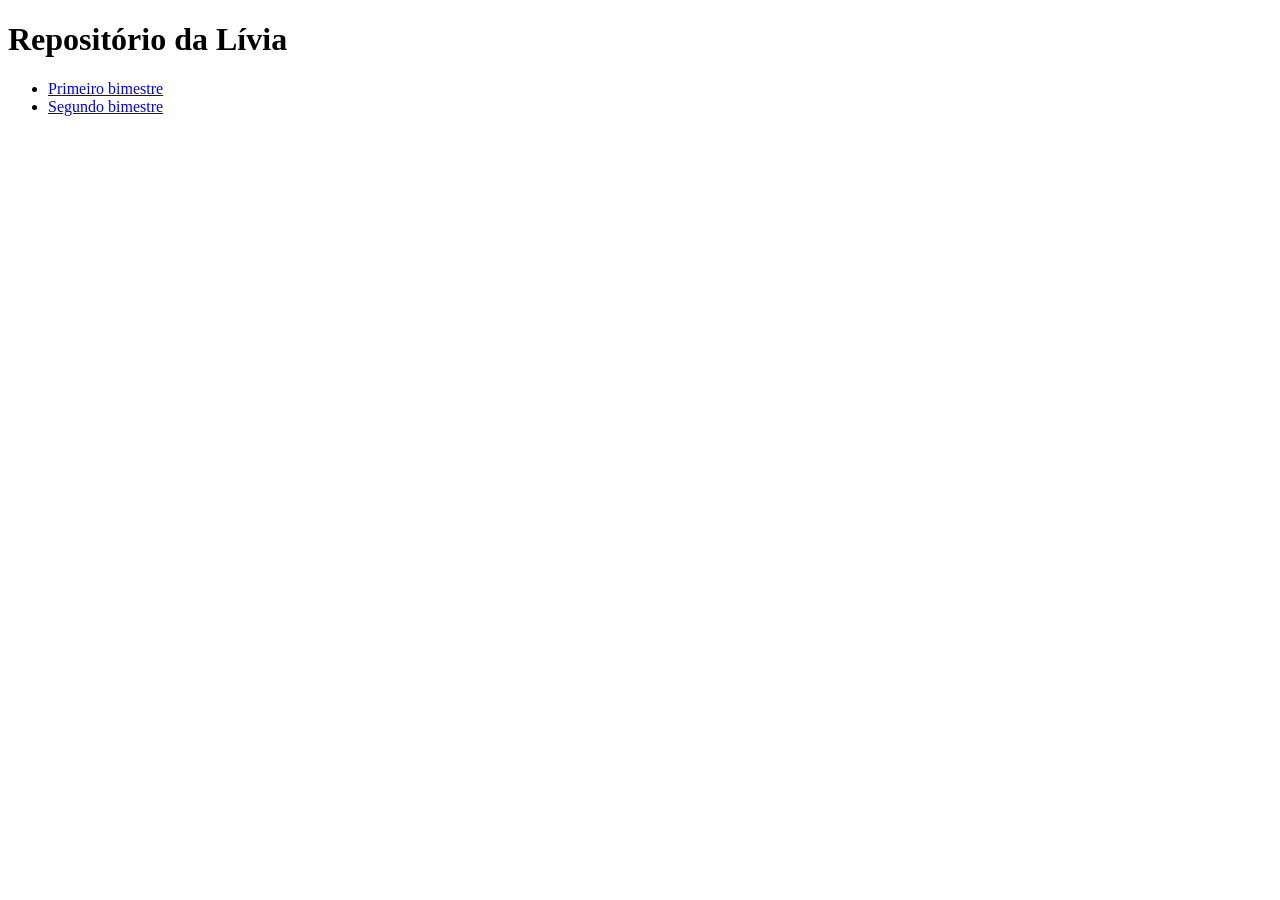
<file: index.html>
<!DOCTYPE html>
<html lang="pt-BR">
<head>
    <meta charset="UTF-8">
    <title>Repositório da Lívia</title>
</head>
<body>
    <h1>Repositório da Lívia</h1>

    <ul>
        <li><a href="1bim/">Primeiro bimestre</a></li>
        <li><a href="lebron/">Segundo bimestre</a></li>
    </ul>
</body>
</html>
</file>
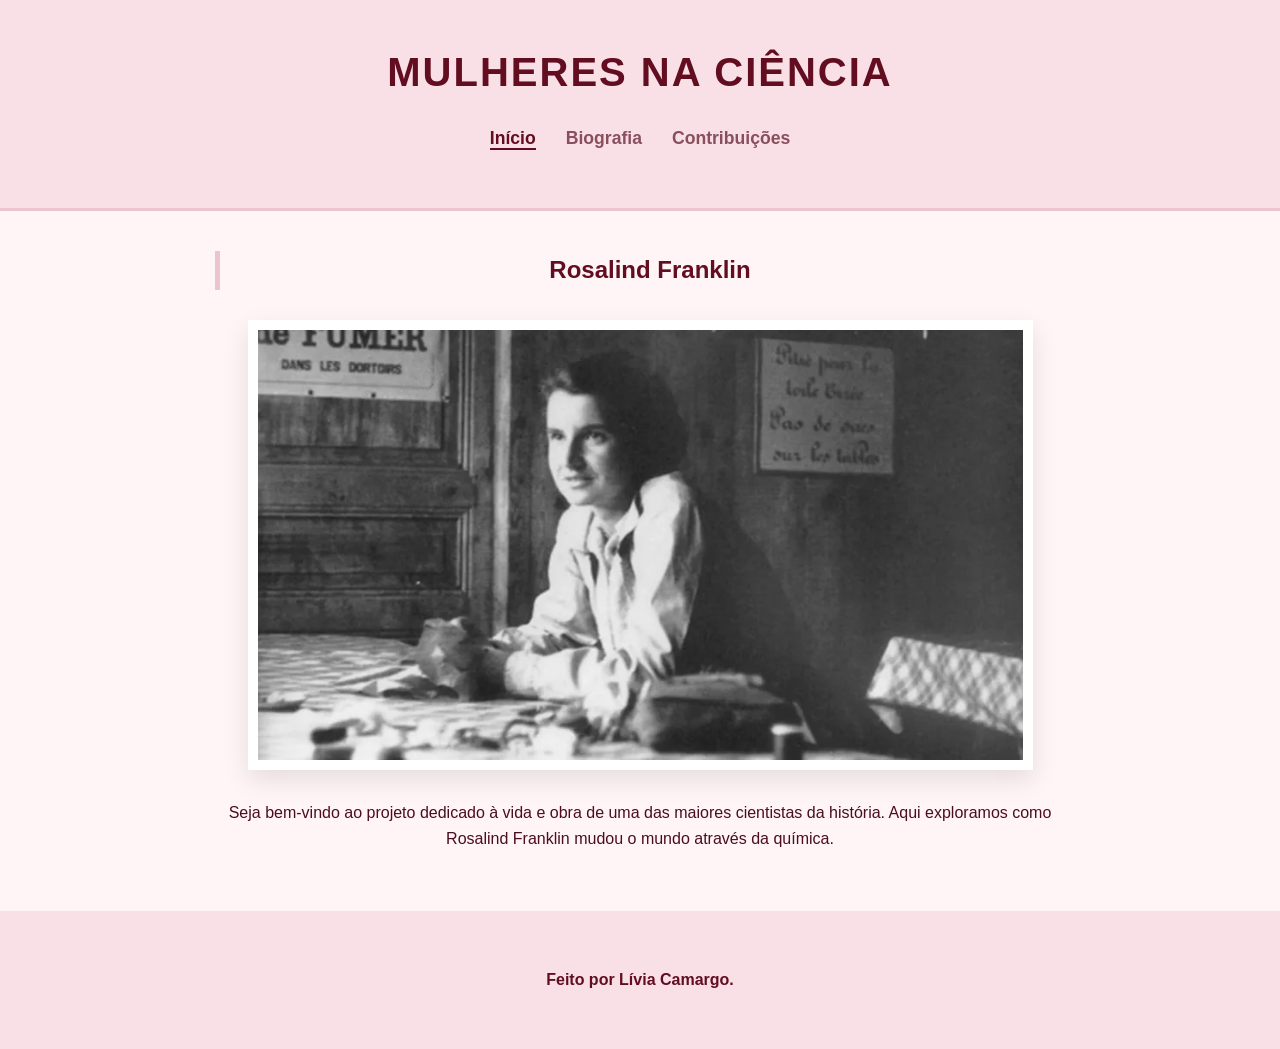
<file: 1bim/index.html>
<!DOCTYPE html>
<html lang="pt-br">
<head>
    <meta charset="UTF-8">
    <meta name="viewport" content="width=device-width, initial-scale=1.0">
    <title>Início | Mulheres na Ciência</title>
    <link rel="stylesheet" href="styles.css">
</head>
<body>
    <header>
        <h1>Mulheres na Ciência</h1>
        <nav>
            <ul>
                <li><a href="index.html" class="active">Início</a></li>
                <li><a href="biografia.html">Biografia</a></li>
                <li><a href="contribuicoes.html">Contribuições</a></li>
            </ul>
        </nav>
    </header>

    <main>
        <!-- Seção principal para cumprir o critério do professor -->
        <section>
            <h2>Rosalind Franklin</h2>
            <img src="imagi.webp" alt="Rosalind Franklin" class="foto-principal">
            <p>Seja bem-vindo ao projeto dedicado à vida e obra de uma das maiores cientistas da história. Aqui exploramos como Rosalind Franklin mudou o mundo através da química.</p>
        </section>
    </main>

    <footer>
        <p>Feito por Lívia Camargo.</p>
    </footer>
</body>
</html>
</file>
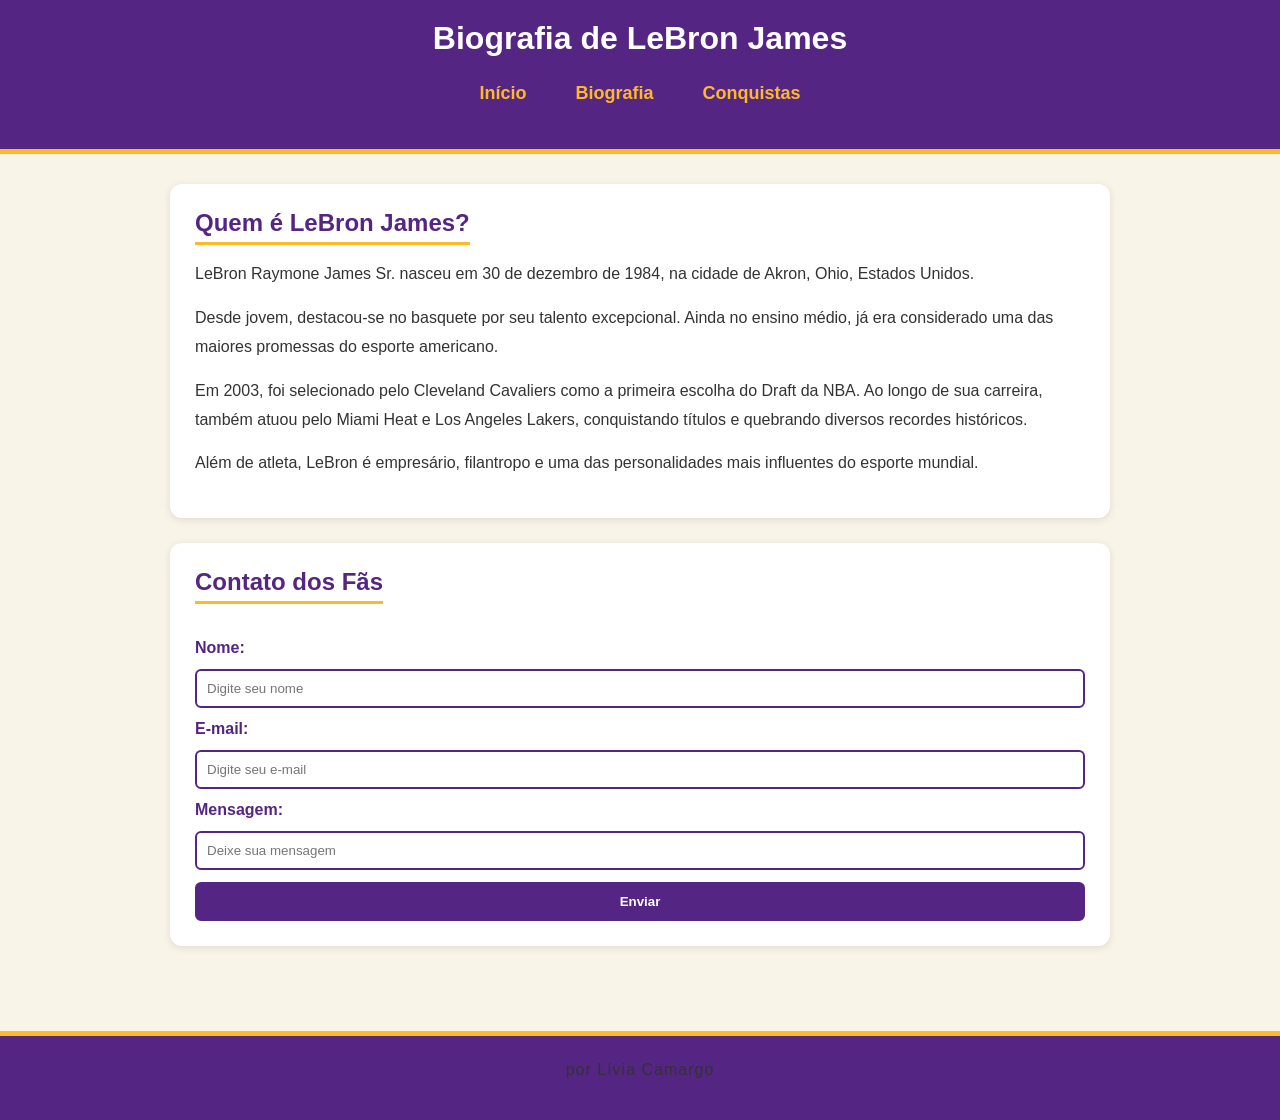
<file: biografia.html>
<!DOCTYPE html>
<html lang="pt-BR">
<head>
    <meta charset="UTF-8">
    <meta name="viewport" content="width=device-width, initial-scale=1.0">
    <title>Biografia de LeBron James</title>

    <link rel="stylesheet" href="css/reset.css">
    <link rel="stylesheet" href="css/header.css">
    <link rel="stylesheet" href="css/footer.css">
    <link rel="stylesheet" href="css/style.css">
</head>
<body>

<header>
    <h1>Biografia de LeBron James</h1>

    <nav>
        <ul>
            <li><a href="index.html">Início</a></li>
            <li><a href="biografia.html">Biografia</a></li>
            <li><a href="conquistas.html">Conquistas</a></li>
        </ul>
    </nav>
</header>

<main>

    <section>
        <h2>Quem é LeBron James?</h2>

       

        <p>
            LeBron Raymone James Sr. nasceu em 30 de dezembro de 1984,
            na cidade de Akron, Ohio, Estados Unidos.
        </p>

        <p>
            Desde jovem, destacou-se no basquete por seu talento excepcional.
            Ainda no ensino médio, já era considerado uma das maiores promessas
            do esporte americano.
        </p>

        <p>
            Em 2003, foi selecionado pelo Cleveland Cavaliers como a primeira
            escolha do Draft da NBA. Ao longo de sua carreira, também atuou pelo
            Miami Heat e Los Angeles Lakers, conquistando títulos e quebrando
            diversos recordes históricos.
        </p>

        <p>
            Além de atleta, LeBron é empresário, filantropo e uma das personalidades
            mais influentes do esporte mundial.
        </p>
    </section>

    <section>
        <h2>Contato dos Fãs</h2>

        <form>
            <label for="nome">Nome:</label>
            <input type="text" id="nome" name="nome" placeholder="Digite seu nome">

            <label for="email">E-mail:</label>
            <input type="email" id="email" name="email" placeholder="Digite seu e-mail">

            <label for="mensagem">Mensagem:</label>
            <input type="text" id="mensagem" name="mensagem" placeholder="Deixe sua mensagem">

            <input type="submit" value="Enviar">
        </form>
    </section>

</main>

<footer>
    <p>por Lívia Camargo</p>
</footer>

</body>
</html>
</file>
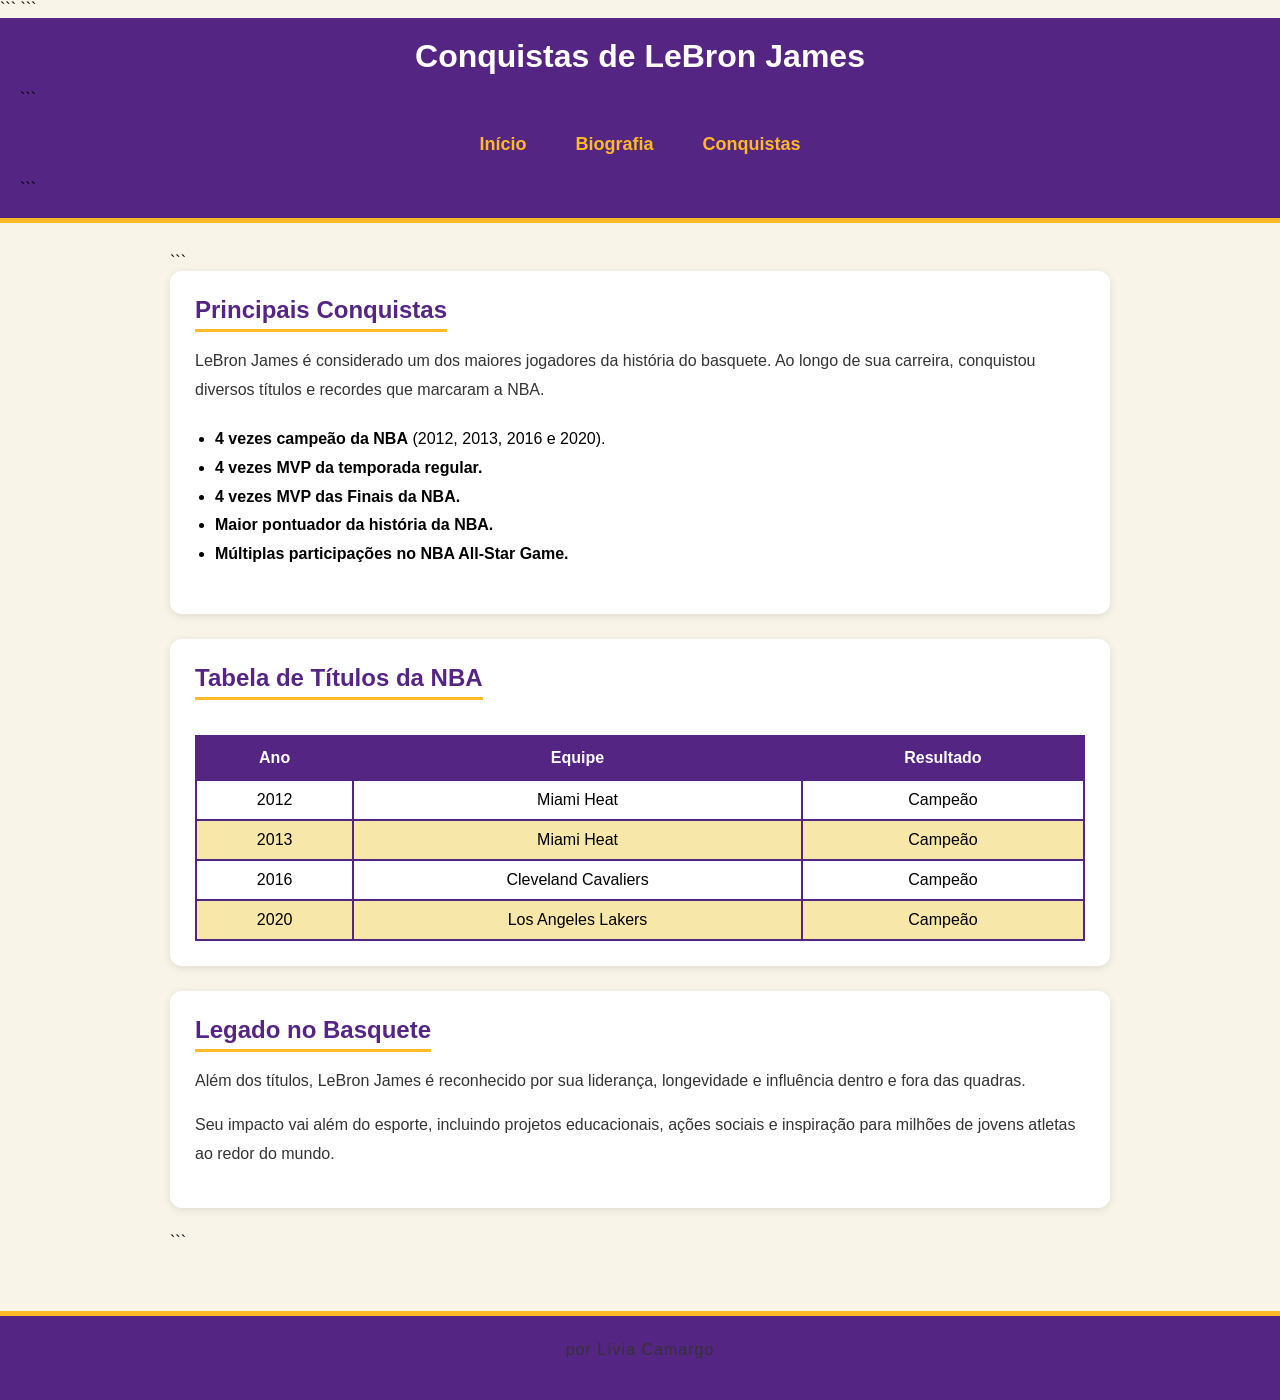
<file: conquistas.html>
<!DOCTYPE html>

<html lang="pt-BR">
<head>
    <meta charset="UTF-8">
    <meta name="viewport" content="width=device-width, initial-scale=1.0">
    <title>Conquistas de LeBron James</title>

```
<link rel="stylesheet" href="css/reset.css">
<link rel="stylesheet" href="css/header.css">
<link rel="stylesheet" href="css/footer.css">
<link rel="stylesheet" href="css/style.css">
```

</head>
<body>

<header>
    <h1>Conquistas de LeBron James</h1>

```
<nav>
    <ul>
        <li><a href="index.html">Início</a></li>
        <li><a href="biografia.html">Biografia</a></li>
        <li><a href="conquistas.html">Conquistas</a></li>
    </ul>
</nav>
```

</header>

<main>

```
<section>

    <h2>Principais Conquistas</h2>


    <p>
        LeBron James é considerado um dos maiores jogadores da história do basquete.
        Ao longo de sua carreira, conquistou diversos títulos e recordes que marcaram a NBA.
    </p>

    <ul>
        <li><strong>4 vezes campeão da NBA</strong> (2012, 2013, 2016 e 2020).</li>
        <li><strong>4 vezes MVP da temporada regular.</strong></li>
        <li><strong>4 vezes MVP das Finais da NBA.</strong></li>
        <li><strong>Maior pontuador da história da NBA.</strong></li>
        <li><strong>Múltiplas participações no NBA All-Star Game.</strong></li>
    </ul>

</section>

<section>

    <h2>Tabela de Títulos da NBA</h2>

    <table>
        <thead>
            <tr>
                <th>Ano</th>
                <th>Equipe</th>
                <th>Resultado</th>
            </tr>
        </thead>

        <tbody>
            <tr>
                <td>2012</td>
                <td>Miami Heat</td>
                <td>Campeão</td>
            </tr>

            <tr>
                <td>2013</td>
                <td>Miami Heat</td>
                <td>Campeão</td>
            </tr>

            <tr>
                <td>2016</td>
                <td>Cleveland Cavaliers</td>
                <td>Campeão</td>
            </tr>

            <tr>
                <td>2020</td>
                <td>Los Angeles Lakers</td>
                <td>Campeão</td>
            </tr>
        </tbody>
    </table>

</section>

<section>

    <h2>Legado no Basquete</h2>

    <p>
        Além dos títulos, LeBron James é reconhecido por sua liderança,
        longevidade e influência dentro e fora das quadras.
    </p>

    <p>
        Seu impacto vai além do esporte, incluindo projetos educacionais,
        ações sociais e inspiração para milhões de jovens atletas ao redor do mundo.
    </p>

</section>
```

</main>

<footer>
    <p>por Lívia Camargo</p>
</footer>

</body>
</html>
</file>
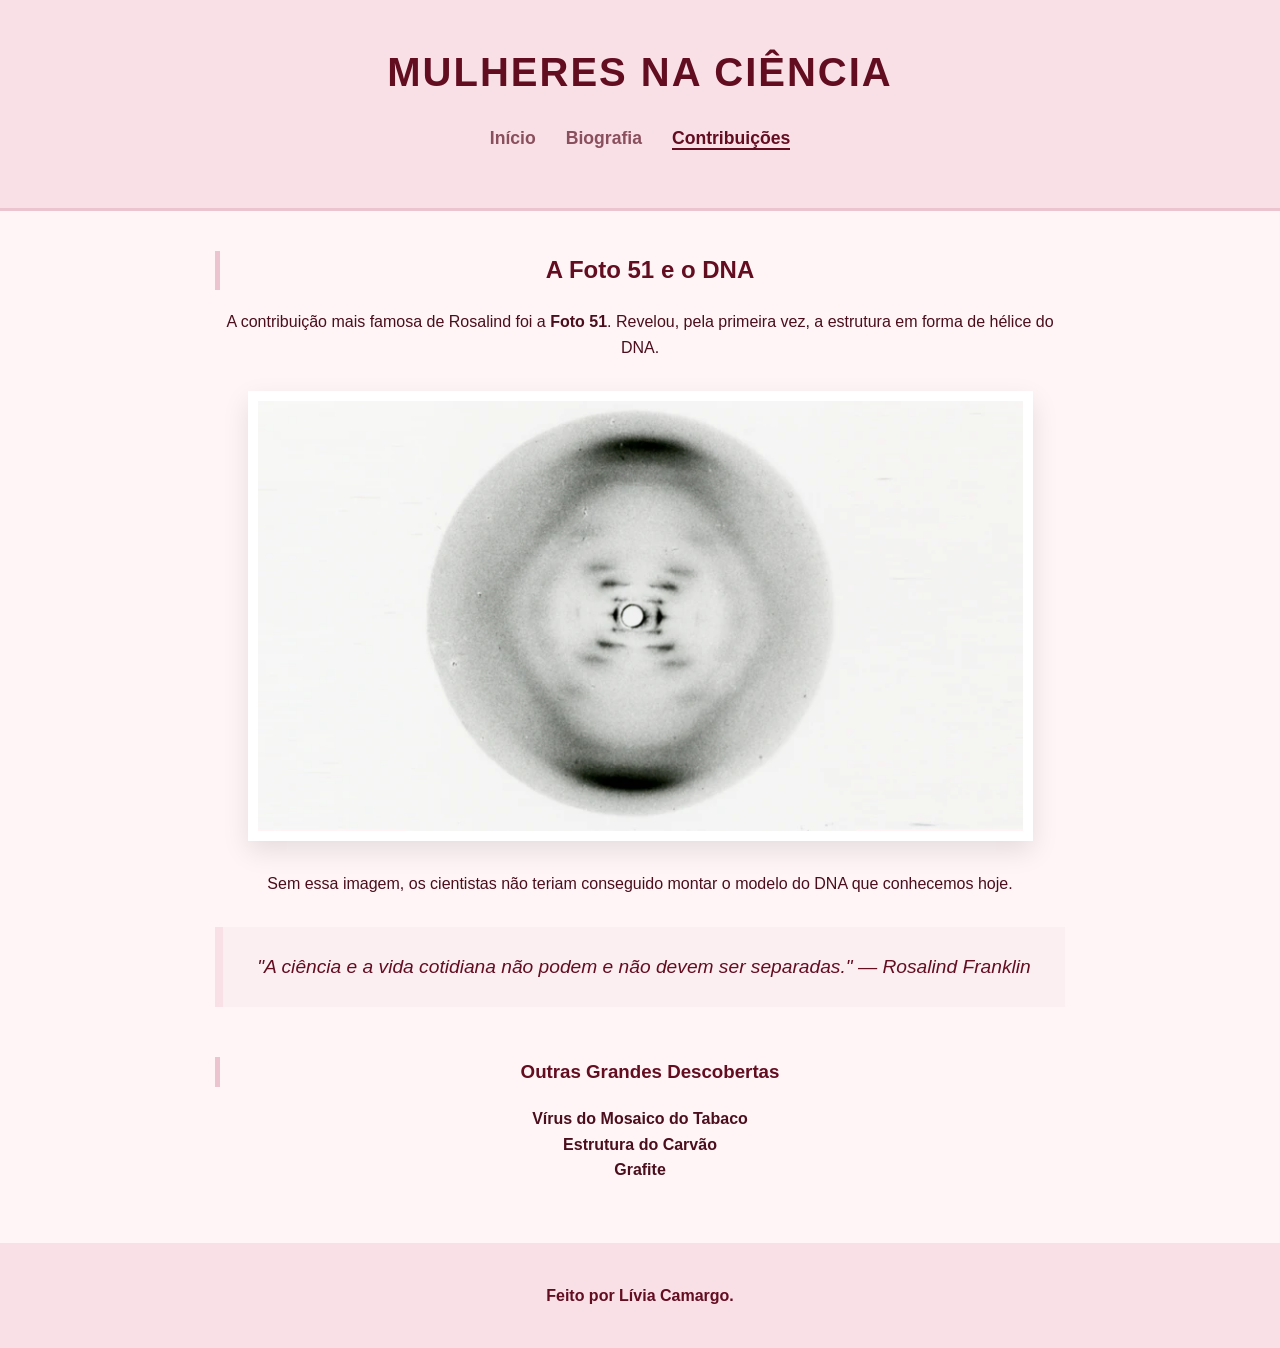
<file: contribuicoes.html>
<!DOCTYPE html>
<html lang="pt-br">
<head>
    <meta charset="UTF-8">
    <meta name="viewport" content="width=device-width, initial-scale=1.0">
    <title>Contribuições | Rosalind Franklin</title>
    <link rel="stylesheet" href="styles.css">
</head>
<body>
    <header>
        <h1>Mulheres na Ciência</h1>
        <nav>
            <ul>
                <li><a href="index.html">Início</a></li>
                <li><a href="biografia.html">Biografia</a></li>
                <li><a href="contribuicoes.html" class="active">Contribuições</a></li>
            </ul>
        </nav>
    </header>

    <main>
        <section>
            <h2>A Foto 51 e o DNA</h2>
            <p>A contribuição mais famosa de Rosalind foi a <strong>Foto 51</strong>. Revelou, pela primeira vez, a estrutura em forma de hélice do DNA.</p>
            
            <img src="foto51.webp" alt="Foto 51" class="foto-principal">
            
            <p>Sem essa imagem, os cientistas não teriam conseguido montar o modelo do DNA que conhecemos hoje.</p>
            
            <blockquote>
                "A ciência e a vida cotidiana não podem e não devem ser separadas." — Rosalind Franklin
            </blockquote>
        </section>

        <section>
            <h3>Outras Grandes Descobertas</h3>
            <ul>
                <li><strong>Vírus do Mosaico do Tabaco</strong></li>
                <li><strong>Estrutura do Carvão</strong></li>
                <li><strong>Grafite</strong></li>
            </ul>
        </section>
    </main>

    <footer>Feito por Lívia Camargo.</footer>
</body>
</html>
</file>
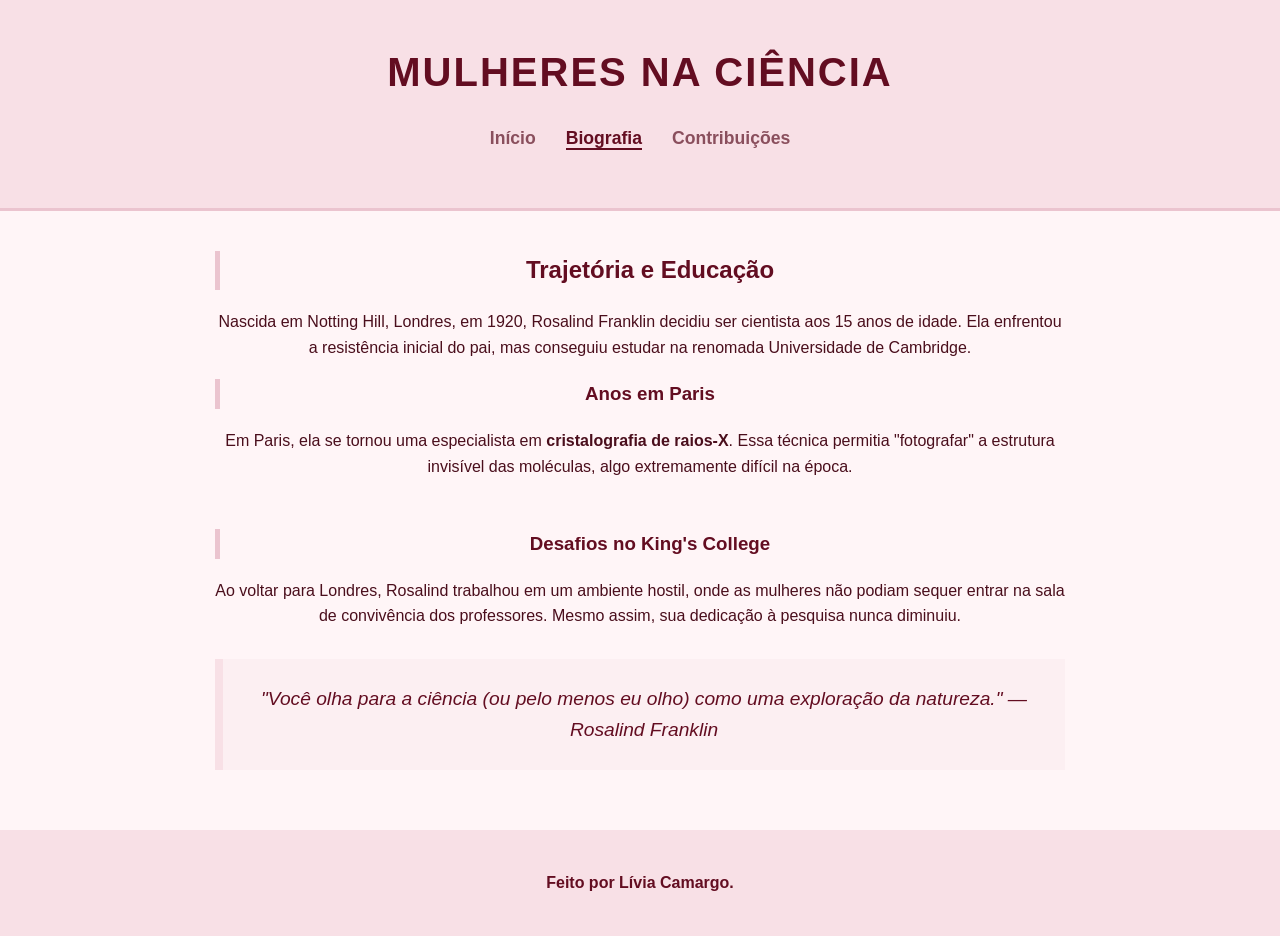
<file: 1bim/biografia.html>
<!DOCTYPE html>
<html lang="pt-br">
<head>
    <meta charset="UTF-8">
    <meta name="viewport" content="width=device-width, initial-scale=1.0">
    <title>Biografia | Rosalind Franklin</title>
    <link rel="stylesheet" href="styles.css">
</head>
<body>

    <header>
        <h1>Mulheres na Ciência</h1>
        <nav>
            <ul>
                <li><a href="index.html">Início</a></li>
                <li><a href="biografia.html" class="active">Biografia</a></li>
                <li><a href="contribuicoes.html">Contribuições</a></li>
            </ul>
        </nav>
    </header>

    <main>
        <section>
            <h2>Trajetória e Educação</h2>
            <p>Nascida em Notting Hill, Londres, em 1920, Rosalind Franklin decidiu ser cientista aos 15 anos de idade. Ela enfrentou a resistência inicial do pai, mas conseguiu estudar na renomada Universidade de Cambridge.</p>
            
            <h3>Anos em Paris</h3>
            <p>Em Paris, ela se tornou uma especialista em <strong>cristalografia de raios-X</strong>. Essa técnica permitia "fotografar" a estrutura invisível das moléculas, algo extremamente difícil na época.</p>
        </section>

        <section>
            <h3>Desafios no King's College</h3>
            <p>Ao voltar para Londres, Rosalind trabalhou em um ambiente hostil, onde as mulheres não podiam sequer entrar na sala de convivência dos professores. Mesmo assim, sua dedicação à pesquisa nunca diminuiu.</p>
            
            <blockquote>
                "Você olha para a ciência (ou pelo menos eu olho) como uma exploração da natureza." — Rosalind Franklin
            </blockquote>
        </section>
    </main>

    <footer>
        Feito por Lívia Camargo.
    </footer>

</body>
</html>
</file>
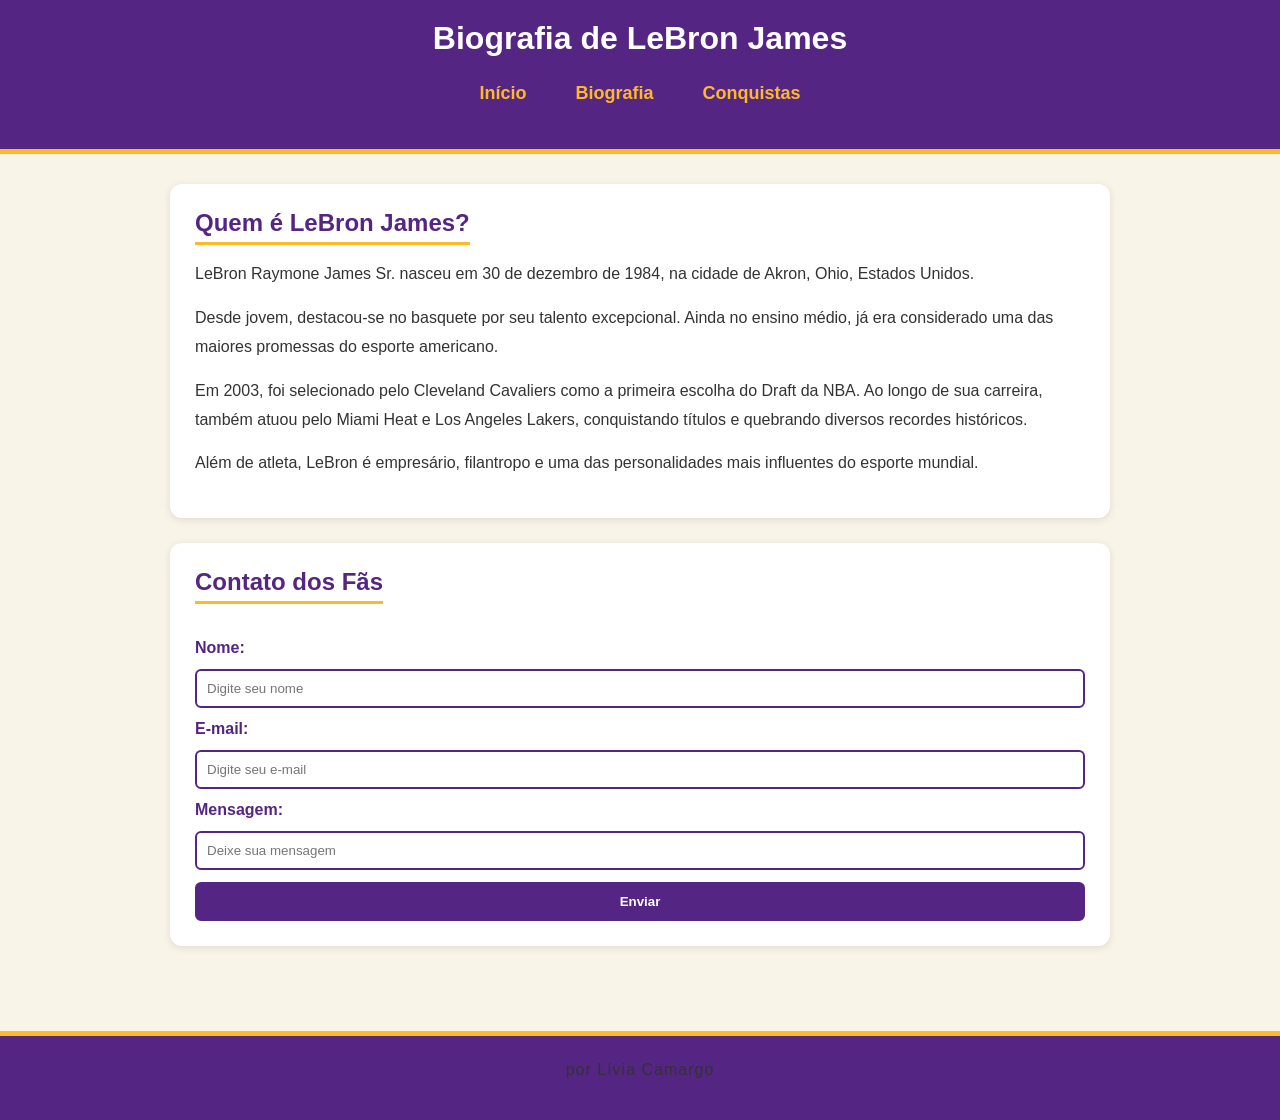
<file: 2bim/biografia.html>
<!DOCTYPE html>
<html lang="pt-BR">
<head>
    <meta charset="UTF-8">
    <meta name="viewport" content="width=device-width, initial-scale=1.0">
    <title>Biografia de LeBron James</title>

    <link rel="stylesheet" href="css/reset.css">
    <link rel="stylesheet" href="css/header.css">
    <link rel="stylesheet" href="css/footer.css">
    <link rel="stylesheet" href="css/style.css">
</head>
<body>

<header>
    <h1>Biografia de LeBron James</h1>

    <nav>
        <ul>
            <li><a href="index.html">Início</a></li>
            <li><a href="biografia.html">Biografia</a></li>
            <li><a href="conquistas.html">Conquistas</a></li>
        </ul>
    </nav>
</header>

<main>

    <section>
        <h2>Quem é LeBron James?</h2>


        <p>
            LeBron Raymone James Sr. nasceu em 30 de dezembro de 1984,
            na cidade de Akron, Ohio, Estados Unidos.
        </p>

        <p>
            Desde jovem, destacou-se no basquete por seu talento excepcional.
            Ainda no ensino médio, já era considerado uma das maiores promessas
            do esporte americano.
        </p>

        <p>
            Em 2003, foi selecionado pelo Cleveland Cavaliers como a primeira
            escolha do Draft da NBA. Ao longo de sua carreira, também atuou pelo
            Miami Heat e Los Angeles Lakers, conquistando títulos e quebrando
            diversos recordes históricos.
        </p>

        <p>
            Além de atleta, LeBron é empresário, filantropo e uma das personalidades
            mais influentes do esporte mundial.
        </p>
    </section>

    <section>
        <h2>Contato dos Fãs</h2>

        <form>
            <label for="nome">Nome:</label>
            <input type="text" id="nome" name="nome" placeholder="Digite seu nome">

            <label for="email">E-mail:</label>
            <input type="email" id="email" name="email" placeholder="Digite seu e-mail">

            <label for="mensagem">Mensagem:</label>
            <input type="text" id="mensagem" name="mensagem" placeholder="Deixe sua mensagem">

            <input type="submit" value="Enviar">
        </form>
    </section>

</main>

<footer>
    <p>por Lívia Camargo</p>
</footer>

</body>
</html>
</file>
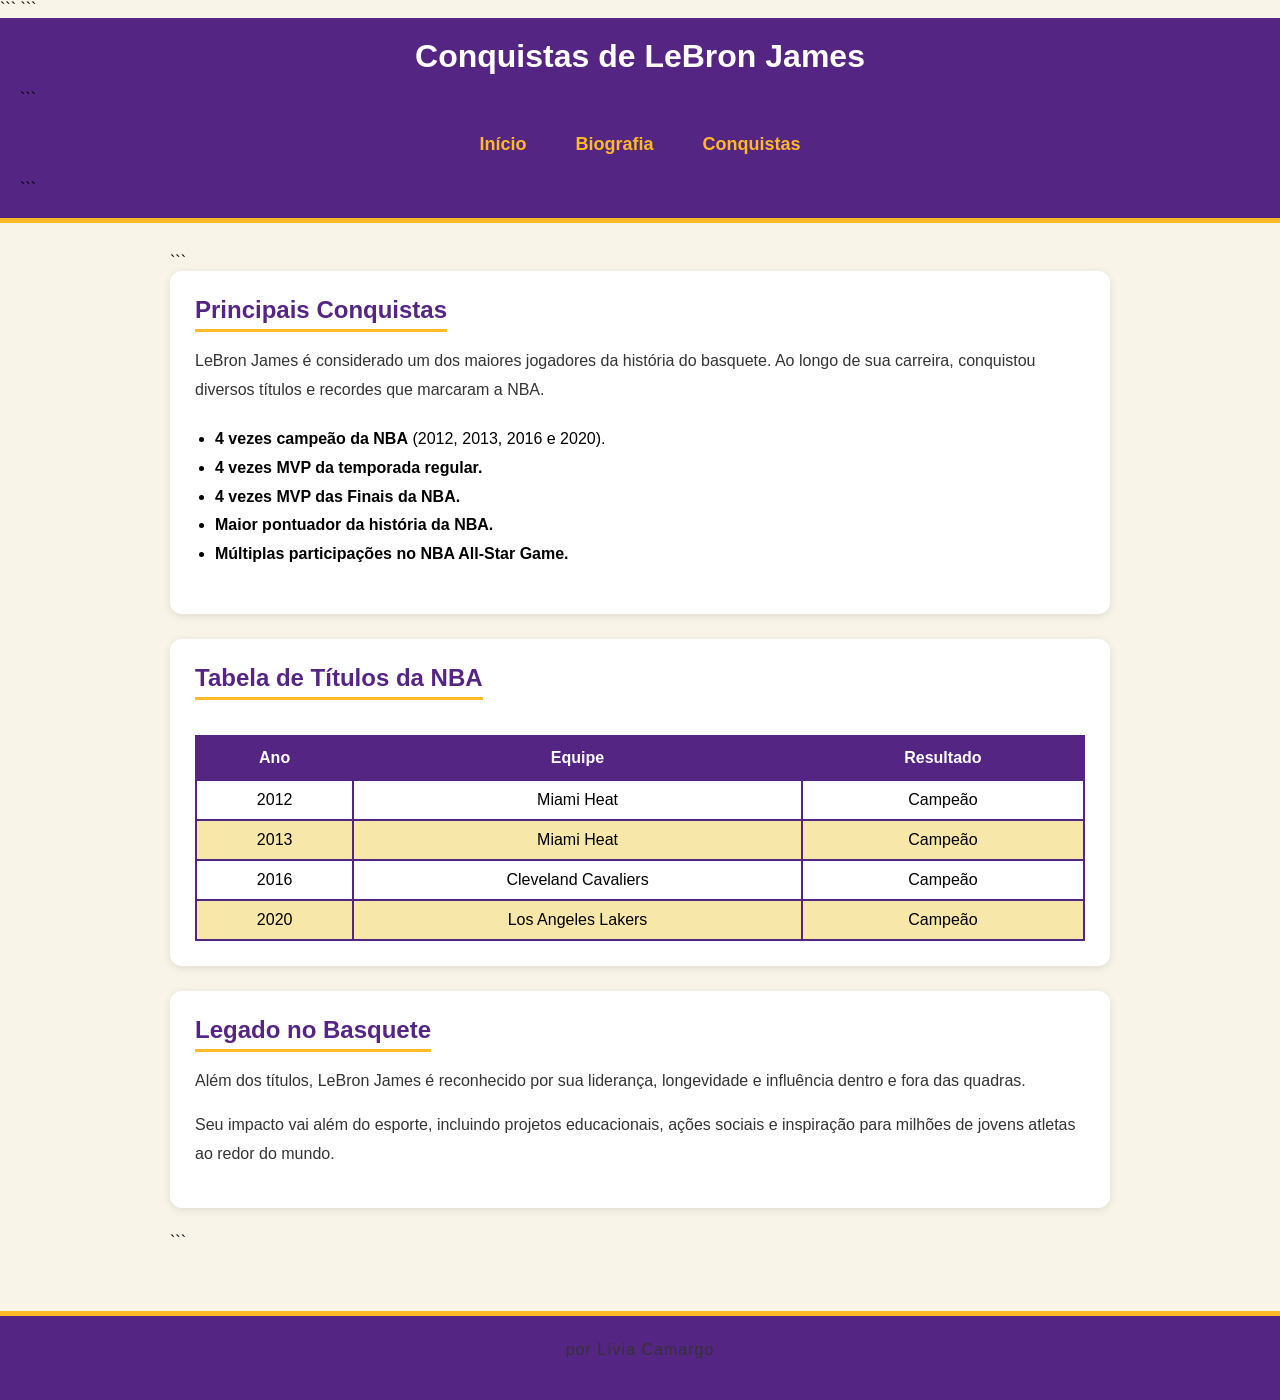
<file: 2bim/conquistas.html>
<!DOCTYPE html>

<html lang="pt-BR">
<head>
    <meta charset="UTF-8">
    <meta name="viewport" content="width=device-width, initial-scale=1.0">
    <title>Conquistas de LeBron James</title>

```
<link rel="stylesheet" href="css/reset.css">
<link rel="stylesheet" href="css/header.css">
<link rel="stylesheet" href="css/footer.css">
<link rel="stylesheet" href="css/style.css">
```

</head>
<body>

<header>
    <h1>Conquistas de LeBron James</h1>

```
<nav>
    <ul>
        <li><a href="index.html">Início</a></li>
        <li><a href="biografia.html">Biografia</a></li>
        <li><a href="conquistas.html">Conquistas</a></li>
    </ul>
</nav>
```

</header>

<main>

```
<section>

    <h2>Principais Conquistas</h2>

   

    <p>
        LeBron James é considerado um dos maiores jogadores da história do basquete.
        Ao longo de sua carreira, conquistou diversos títulos e recordes que marcaram a NBA.
    </p>

    <ul>
        <li><strong>4 vezes campeão da NBA</strong> (2012, 2013, 2016 e 2020).</li>
        <li><strong>4 vezes MVP da temporada regular.</strong></li>
        <li><strong>4 vezes MVP das Finais da NBA.</strong></li>
        <li><strong>Maior pontuador da história da NBA.</strong></li>
        <li><strong>Múltiplas participações no NBA All-Star Game.</strong></li>
    </ul>

</section>

<section>

    <h2>Tabela de Títulos da NBA</h2>

    <table>
        <thead>
            <tr>
                <th>Ano</th>
                <th>Equipe</th>
                <th>Resultado</th>
            </tr>
        </thead>

        <tbody>
            <tr>
                <td>2012</td>
                <td>Miami Heat</td>
                <td>Campeão</td>
            </tr>

            <tr>
                <td>2013</td>
                <td>Miami Heat</td>
                <td>Campeão</td>
            </tr>

            <tr>
                <td>2016</td>
                <td>Cleveland Cavaliers</td>
                <td>Campeão</td>
            </tr>

            <tr>
                <td>2020</td>
                <td>Los Angeles Lakers</td>
                <td>Campeão</td>
            </tr>
        </tbody>
    </table>

</section>

<section>

    <h2>Legado no Basquete</h2>

    <p>
        Além dos títulos, LeBron James é reconhecido por sua liderança,
        longevidade e influência dentro e fora das quadras.
    </p>

    <p>
        Seu impacto vai além do esporte, incluindo projetos educacionais,
        ações sociais e inspiração para milhões de jovens atletas ao redor do mundo.
    </p>

</section>
```

</main>

<footer>
    <p>por Lívia Camargo</p>
</footer>

</body>
</html>
</file>
<file: 1bim/styles.css>
/* Isso garante que o conteúdo da section fique centralizado e bonito */
section {
    margin-bottom: 50px;
    text-align: center; /* Centraliza a foto e o texto */
}

.foto-principal {
    display: block;
    width: 100%;          /* Ocupa a largura total da section */
    max-width: 1100px;    /* Mas limita para não perder qualidade */
    height: auto;
    margin: 30px auto;
    border: 12px solid #FFF;
    box-shadow: 0 15px 35px rgba(0,0,0,0.1);
}

/* Estilo para listas (exigência da imagem) */
ul {
    list-style: none;
    padding: 0;
}
/* Paleta: Rosa Pálido (#F8E0E6), Vinho (#630D21) e Branco Crepuscular */
body {
    font-family: 'Segoe UI', Tahoma, Geneva, Verdana, sans-serif;
    background-color: #FFF5F7; /* Fundo rosa bem clarinho */
    color: #4A0E1C; /* Vinho escuro para o texto */
    margin: 0;
    line-height: 1.6;
}

header {
    background-color: #F8E0E6; /* Rosa Pálido */
    padding: 40px 20px;
    text-align: center;
    border-bottom: 3px solid #EBC4CF;
}

h1 {
    margin: 0;
    color: #630D21; /* Vinho */
    font-size: 2.5rem;
    text-transform: uppercase;
    letter-spacing: 2px;
}

/* Menu igual ao original do seu Git */
nav ul {
    list-style: none;
    padding: 0;
    margin-top: 20px;
    display: flex;
    justify-content: center;
}

nav li {
    margin: 0 15px;
}

nav a {
    text-decoration: none;
    color: #8A4F5D;
    font-weight: bold;
    font-size: 1.1rem;
    transition: 0.3s;
}

nav a:hover, nav a.active {
    color: #630D21;
    border-bottom: 2px solid #630D21;
}

/* Foto Gigante */
.foto-principal {
    display: block;
    width: 90%;
    max-width: 1000px;
    height: auto;
    margin: 30px auto;
    border: 10px solid #FFF;
    box-shadow: 0 10px 25px rgba(0,0,0,0.1);
}

main {
    max-width: 850px;
    margin: 40px auto;
    padding: 0 20px;
}

section {
    margin-bottom: 50px;
}

h2, h3 {
    color: #630D21;
    border-left: 5px solid #EBC4CF;
    padding-left: 15px;
}

blockquote {
    background-color: #FCEFF2;
    border-left: 8px solid #F8E0E6;
    margin: 30px 0;
    padding: 25px;
    font-style: italic;
    font-size: 1.2rem;
    color: #630D21;
}

footer {
    text-align: center;
    padding: 40px;
    background-color: #F8E0E6;
    color: #630D21;
    font-weight: bold;
    margin-top: 60px;
}
</file>
<file: css/header.css>
header {
    background-color: #552583;
    padding: 20px;
    border-bottom: 5px solid #FDB927;
}

header h1 {
    color: white;
    text-align: center;
    margin-bottom: 15px;
    font-size: 2rem;
}

nav ul {
    display: flex;
    justify-content: center;
    align-items: center;
    gap: 25px;
    flex-wrap: wrap;
    list-style: none;
}

nav a {
    color: #FDB927;
    text-decoration: none;
    font-weight: bold;
    font-size: 18px;
    padding: 8px 12px;
    border-radius: 5px;
    transition: 0.3s;
}

nav a:hover {
    background-color: #FDB927;
    color: #552583;
}

/* Responsividade */

@media (max-width: 600px) {

    header h1 {
        font-size: 1.5rem;
    }

    nav ul {
        flex-direction: column;
        gap: 10px;
    }

    nav a {
        display: block;
        width: 100%;
        text-align: center;
    }
}
</file>
<file: css/footer.css>
footer {
    background-color: #552583;
    color: white;
    text-align: center;
    padding: 20px;
    margin-top: 30px;
    border-top: 5px solid #FDB927;
}

footer p {
    font-size: 1rem;
    letter-spacing: 1px;
}

/* Responsividade */

@media (max-width: 600px) {

    footer {
        padding: 15px;
    }

    footer p {
        font-size: 0.9rem;
    }
}
</file>
<file: css/style.css>
body {
    font-family: Arial, sans-serif;
    background-color: #f8f4e8;
    margin: 0;
    padding: 0;
}

/* MAIN */

main {
    max-width: 1000px;
    margin: auto;
    padding: 30px;
}

/* SECTIONS */

section {
    background-color: white;
    padding: 25px;
    margin-bottom: 25px;
    border-radius: 12px;
    box-shadow: 0 2px 8px rgba(0, 0, 0, 0.1);
}

/* FLEXBOX */

.apresentacao {
    display: flex;
    flex-direction: column;
    align-items: center;
    gap: 20px;
}

.conteudo {
    display: flex;
    flex-direction: column;
    gap: 15px;
}

/* IMAGENS */

img {
    max-width: 100%;
    height: auto;
    border-radius: 12px;
    border: 4px solid #FDB927;
}

/* TÍTULOS */

h2 {
    color: #552583;
    margin-bottom: 15px;
    border-bottom: 3px solid #FDB927;
    display: inline-block;
    padding-bottom: 5px;
}

/* PARÁGRAFOS */

p {
    margin-bottom: 15px;
    line-height: 1.8;
    color: #333;
}

/* LISTAS */

ul,
ol {
    margin: 20px;
    line-height: 1.8;
}

/* TABELA */

table {
    width: 100%;
    border-collapse: collapse;
    margin-top: 20px;
    background-color: white;
}

table,
th,
td {
    border: 2px solid #552583;
}

th {
    background-color: #552583;
    color: white;
    padding: 12px;
}

td {
    padding: 10px;
    text-align: center;
}

tr:nth-child(even) {
    background-color: #f7e7a9;
}

/* FORMULÁRIO */

form {
    display: flex;
    flex-direction: column;
    gap: 12px;
    margin-top: 20px;
}

label {
    font-weight: bold;
    color: #552583;
}

input {
    padding: 10px;
    border: 2px solid #552583;
    border-radius: 6px;
}

input[type="submit"] {
    background-color: #552583;
    color: white;
    cursor: pointer;
    font-weight: bold;
}

input[type="submit"]:hover {
    background-color: #3f1c63;
}



@media (max-width: 600px) {

    main {
        padding: 15px;
    }

    h2 {
        font-size: 1.3rem;
    }

    table {
        font-size: 0.9rem;
    }

    img {
        width: 100%;
    }
}
</file>
<file: styles.css>
/* Isso garante que o conteúdo da section fique centralizado e bonito */
section {
    margin-bottom: 50px;
    text-align: center; /* Centraliza a foto e o texto */
}

.foto-principal {
    display: block;
    width: 100%;          /* Ocupa a largura total da section */
    max-width: 1100px;    /* Mas limita para não perder qualidade */
    height: auto;
    margin: 30px auto;
    border: 12px solid #FFF;
    box-shadow: 0 15px 35px rgba(0,0,0,0.1);
}

/* Estilo para listas (exigência da imagem) */
ul {
    list-style: none;
    padding: 0;
}
/* Paleta: Rosa Pálido (#F8E0E6), Vinho (#630D21) e Branco Crepuscular */
body {
    font-family: 'Segoe UI', Tahoma, Geneva, Verdana, sans-serif;
    background-color: #FFF5F7; /* Fundo rosa bem clarinho */
    color: #4A0E1C; /* Vinho escuro para o texto */
    margin: 0;
    line-height: 1.6;
}

header {
    background-color: #F8E0E6; /* Rosa Pálido */
    padding: 40px 20px;
    text-align: center;
    border-bottom: 3px solid #EBC4CF;
}

h1 {
    margin: 0;
    color: #630D21; /* Vinho */
    font-size: 2.5rem;
    text-transform: uppercase;
    letter-spacing: 2px;
}

/* Menu igual ao original do seu Git */
nav ul {
    list-style: none;
    padding: 0;
    margin-top: 20px;
    display: flex;
    justify-content: center;
}

nav li {
    margin: 0 15px;
}

nav a {
    text-decoration: none;
    color: #8A4F5D;
    font-weight: bold;
    font-size: 1.1rem;
    transition: 0.3s;
}

nav a:hover, nav a.active {
    color: #630D21;
    border-bottom: 2px solid #630D21;
}

/* Foto Gigante */
.foto-principal {
    display: block;
    width: 90%;
    max-width: 1000px;
    height: auto;
    margin: 30px auto;
    border: 10px solid #FFF;
    box-shadow: 0 10px 25px rgba(0,0,0,0.1);
}

main {
    max-width: 850px;
    margin: 40px auto;
    padding: 0 20px;
}

section {
    margin-bottom: 50px;
}

h2, h3 {
    color: #630D21;
    border-left: 5px solid #EBC4CF;
    padding-left: 15px;
}

blockquote {
    background-color: #FCEFF2;
    border-left: 8px solid #F8E0E6;
    margin: 30px 0;
    padding: 25px;
    font-style: italic;
    font-size: 1.2rem;
    color: #630D21;
}

footer {
    text-align: center;
    padding: 40px;
    background-color: #F8E0E6;
    color: #630D21;
    font-weight: bold;
    margin-top: 60px;
}
</file>
<file: 2bim/css/header.css>
header {
    background-color: #552583;
    padding: 20px;
    border-bottom: 5px solid #FDB927;
}

header h1 {
    color: white;
    text-align: center;
    margin-bottom: 15px;
    font-size: 2rem;
}

nav ul {
    display: flex;
    justify-content: center;
    align-items: center;
    gap: 25px;
    flex-wrap: wrap;
    list-style: none;
}

nav a {
    color: #FDB927;
    text-decoration: none;
    font-weight: bold;
    font-size: 18px;
    padding: 8px 12px;
    border-radius: 5px;
    transition: 0.3s;
}

nav a:hover {
    background-color: #FDB927;
    color: #552583;
}

/* Responsividade */

@media (max-width: 600px) {

    header h1 {
        font-size: 1.5rem;
    }

    nav ul {
        flex-direction: column;
        gap: 10px;
    }

    nav a {
        display: block;
        width: 100%;
        text-align: center;
    }
}
</file>
<file: 2bim/css/footer.css>
footer {
    background-color: #552583;
    color: white;
    text-align: center;
    padding: 20px;
    margin-top: 30px;
    border-top: 5px solid #FDB927;
}

footer p {
    font-size: 1rem;
    letter-spacing: 1px;
}

/* Responsividade */

@media (max-width: 600px) {

    footer {
        padding: 15px;
    }

    footer p {
        font-size: 0.9rem;
    }
}
</file>
<file: 2bim/css/style.css>
body {
    font-family: Arial, sans-serif;
    background-color: #f8f4e8;
    margin: 0;
    padding: 0;
}

/* MAIN */

main {
    max-width: 1000px;
    margin: auto;
    padding: 30px;
}

/* SECTIONS */

section {
    background-color: white;
    padding: 25px;
    margin-bottom: 25px;
    border-radius: 12px;
    box-shadow: 0 2px 8px rgba(0, 0, 0, 0.1);
}

/* FLEXBOX */

.apresentacao {
    display: flex;
    flex-direction: column;
    align-items: center;
    gap: 20px;
}

.conteudo {
    display: flex;
    flex-direction: column;
    gap: 15px;
}

/* IMAGENS */

img {
    max-width: 100%;
    height: auto;
    border-radius: 12px;
    border: 4px solid #FDB927;
}

/* TÍTULOS */

h2 {
    color: #552583;
    margin-bottom: 15px;
    border-bottom: 3px solid #FDB927;
    display: inline-block;
    padding-bottom: 5px;
}

/* PARÁGRAFOS */

p {
    margin-bottom: 15px;
    line-height: 1.8;
    color: #333;
}

/* LISTAS */

ul,
ol {
    margin: 20px;
    line-height: 1.8;
}

/* TABELA */

table {
    width: 100%;
    border-collapse: collapse;
    margin-top: 20px;
    background-color: white;
}

table,
th,
td {
    border: 2px solid #552583;
}

th {
    background-color: #552583;
    color: white;
    padding: 12px;
}

td {
    padding: 10px;
    text-align: center;
}

tr:nth-child(even) {
    background-color: #f7e7a9;
}

/* FORMULÁRIO */

form {
    display: flex;
    flex-direction: column;
    gap: 12px;
    margin-top: 20px;
}

label {
    font-weight: bold;
    color: #552583;
}

input {
    padding: 10px;
    border: 2px solid #552583;
    border-radius: 6px;
}

input[type="submit"] {
    background-color: #552583;
    color: white;
    cursor: pointer;
    font-weight: bold;
}

input[type="submit"]:hover {
    background-color: #3f1c63;
}



@media (max-width: 600px) {

    main {
        padding: 15px;
    }

    h2 {
        font-size: 1.3rem;
    }

    table {
        font-size: 0.9rem;
    }

    img {
        width: 100%;
    }
}
</file>
